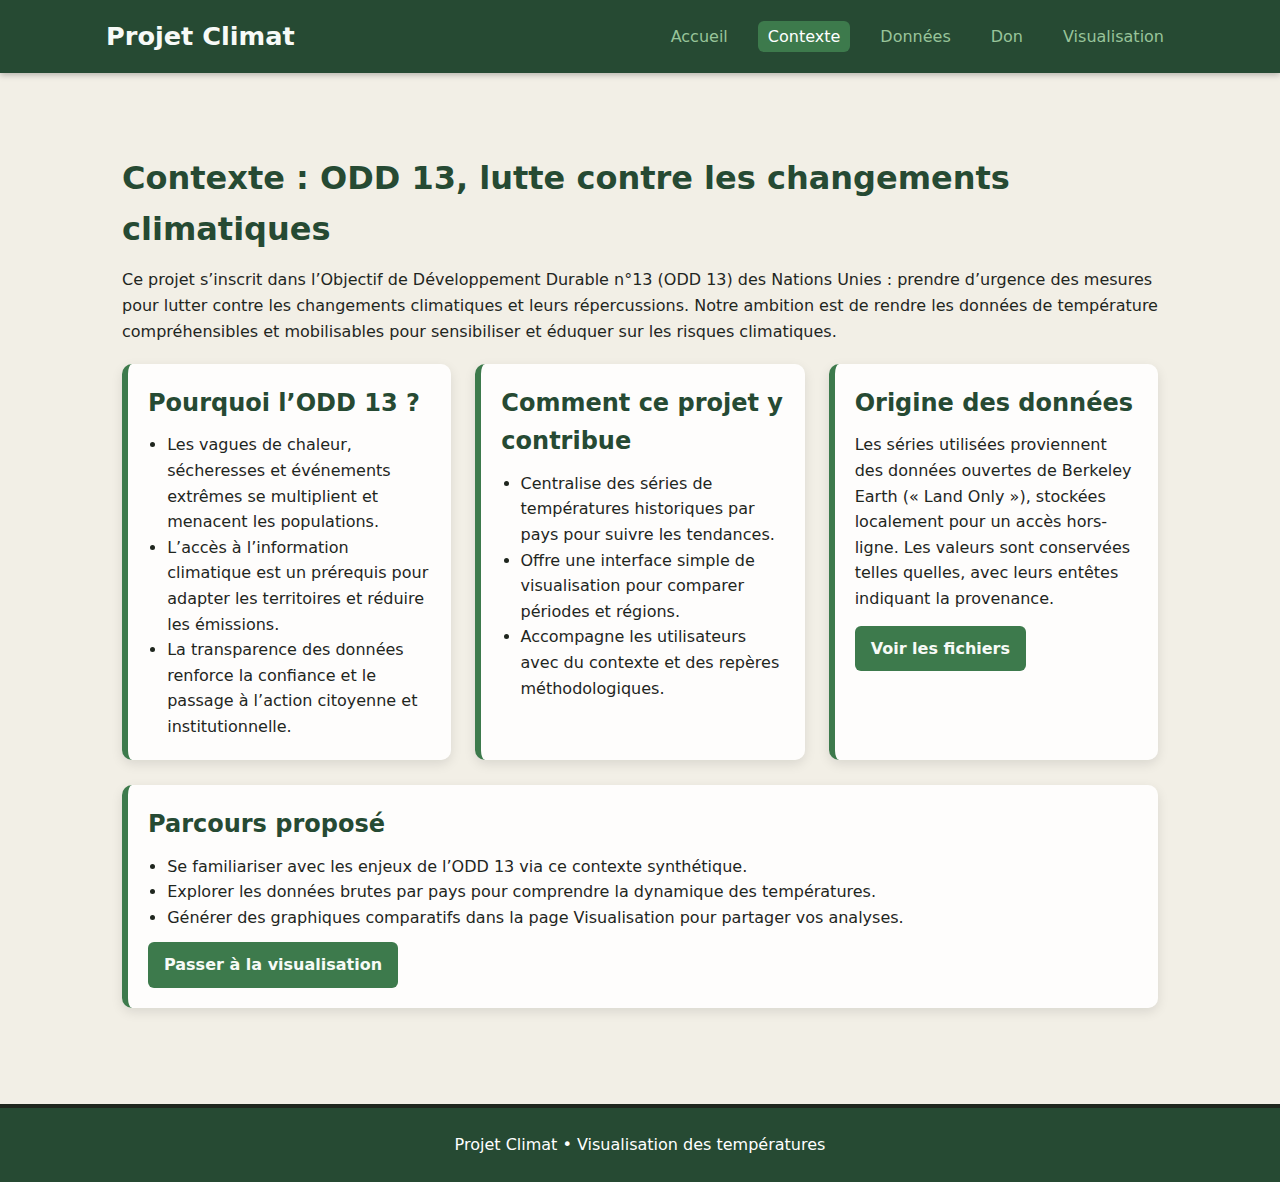
<file: main/contexte.html>
<!DOCTYPE html>
<html lang="fr">
<head>
  <meta charset="UTF-8">
  <meta name="viewport" content="width=device-width, initial-scale=1">
  <title>Contexte et ODD 13</title>
  <link rel="stylesheet" href="./style.css">
</head>

<body>
<header>
  <div class="navbar">
    <div class="navbar-title">Projet Climat</div>
    <nav>
      <ul>
        <li><a href="./../index.html">Accueil</a></li>
        <li><a href="./contexte.html" class="active">Contexte</a></li>
        <li><a href="./donnees.html">Données</a></li>
        <li><a href="./don.html">Don</a></li>
        <li><a href="./visualisation.html">Visualisation</a></li>
      </ul>
    </nav>
  </div>
</header>

<main class="page">
  <section class="intro">
    <h1>Contexte : ODD 13, lutte contre les changements climatiques</h1>
    <p>
      Ce projet s’inscrit dans l’Objectif de Développement Durable n°13 (ODD 13) des Nations Unies :
      prendre d’urgence des mesures pour lutter contre les changements climatiques et leurs répercussions.
      Notre ambition est de rendre les données de température compréhensibles et mobilisables
      pour sensibiliser et éduquer sur les risques climatiques.
    </p>
  </section>

  <section class="features">
    <div class="feature-box">
      <h2>Pourquoi l’ODD 13&nbsp;?</h2>
      <ul>
        <li>Les vagues de chaleur, sécheresses et événements extrêmes se multiplient et menacent les populations.</li>
        <li>L’accès à l’information climatique est un prérequis pour adapter les territoires et réduire les émissions.</li>
        <li>La transparence des données renforce la confiance et le passage à l’action citoyenne et institutionnelle.</li>
      </ul>
    </div>

    <div class="feature-box">
      <h2>Comment ce projet y contribue</h2>
      <ul>
        <li>Centralise des séries de températures historiques par pays pour suivre les tendances.</li>
        <li>Offre une interface simple de visualisation pour comparer périodes et régions.</li>
        <li>Accompagne les utilisateurs avec du contexte et des repères méthodologiques.</li>
      </ul>
    </div>

    <div class="feature-box">
      <h2>Origine des données</h2>
      <p>
        Les séries utilisées proviennent des données ouvertes de Berkeley Earth (« Land Only »),
        stockées localement pour un accès hors-ligne. Les valeurs sont conservées telles quelles, avec leurs entêtes
        indiquant la provenance.
      </p>
      <a class="btn" href="./donnees.html">Voir les fichiers</a>
    </div>
  </section>

<br>

  <section class="feature-box">
    <h2>Parcours proposé</h2>
    <ul>
      <li>Se familiariser avec les enjeux de l’ODD 13 via ce contexte synthétique.</li>
      <li>Explorer les données brutes par pays pour comprendre la dynamique des températures.</li>
      <li>Générer des graphiques comparatifs dans la page Visualisation pour partager vos analyses.</li>
    </ul>
    <div style="margin-top: 12px;">
      <a class="btn" href="./visualisation.html">Passer à la visualisation</a>
    </div>
  </section>
</main>
<footer>
  Projet Climat • Visualisation des températures
</footer>
</body>
</html>
</file>
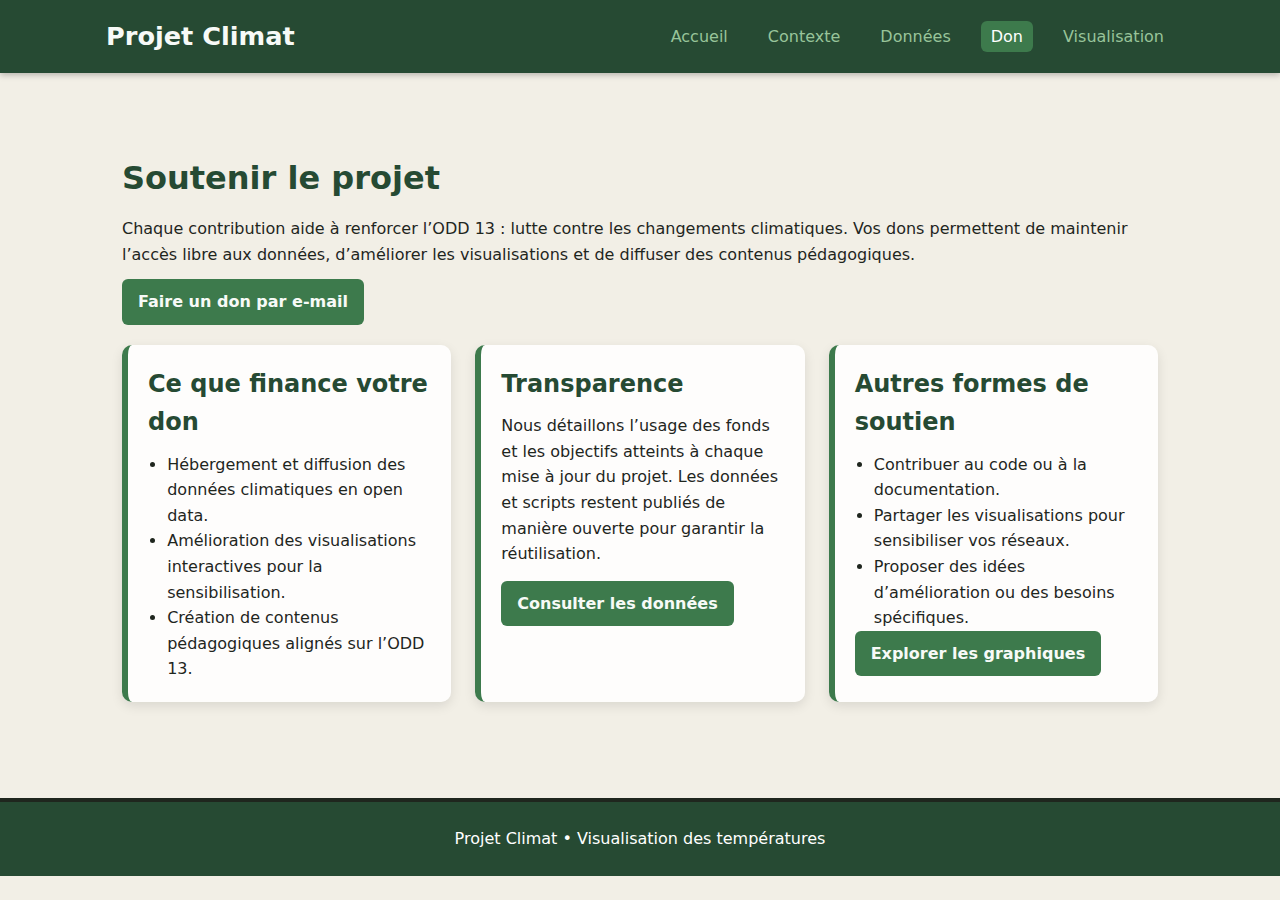
<file: main/don.html>
<!DOCTYPE html>
<html lang="fr">
<head>
  <meta charset="UTF-8">
  <meta name="viewport" content="width=device-width, initial-scale=1">
  <title>Faire un don</title>
  <link rel="stylesheet" href="./style.css">
</head>

<body>
<header>
  <div class="navbar">
    <div class="navbar-title">Projet Climat</div>
    <nav>
      <ul>
        <li><a href="./../index.html">Accueil</a></li>
        <li><a href="./contexte.html">Contexte</a></li>
        <li><a href="./donnees.html">Données</a></li>
        <li><a href="./don.html" class="active">Don</a></li>
        <li><a href="./visualisation.html">Visualisation</a></li>
      </ul>
    </nav>
  </div>
</header>

<main class="page">
  <section class="intro">
    <h1>Soutenir le projet</h1>
    <p>
      Chaque contribution aide à renforcer l’ODD 13 : lutte contre les changements climatiques.
      Vos dons permettent de maintenir l’accès libre aux données, d’améliorer les visualisations
      et de diffuser des contenus pédagogiques.
    </p>
    <a class="btn" href="mailto:contact@projetclimat.com?subject=Don%20Projet%20Climat">Faire un don par e-mail</a>
  </section>

  <section class="features">
    <div class="feature-box">
      <h2>Ce que finance votre don</h2>
      <ul>
        <li>Hébergement et diffusion des données climatiques en open data.</li>
        <li>Amélioration des visualisations interactives pour la sensibilisation.</li>
        <li>Création de contenus pédagogiques alignés sur l’ODD 13.</li>
      </ul>
    </div>

    <div class="feature-box">
      <h2>Transparence</h2>
      <p>
        Nous détaillons l’usage des fonds et les objectifs atteints à chaque mise à jour du projet.
        Les données et scripts restent publiés de manière ouverte pour garantir la réutilisation.
      </p>
      <a class="btn" href="./donnees.html">Consulter les données</a>
    </div>

    <div class="feature-box">
      <h2>Autres formes de soutien</h2>
      <ul>
        <li>Contribuer au code ou à la documentation.</li>
        <li>Partager les visualisations pour sensibiliser vos réseaux.</li>
        <li>Proposer des idées d’amélioration ou des besoins spécifiques.</li>
      </ul>
      <a class="btn" href="./visualisation.html">Explorer les graphiques</a>
    </div>
  </section>
</main>
<footer>
  Projet Climat • Visualisation des températures
</footer>

</body>
</html>
</file>
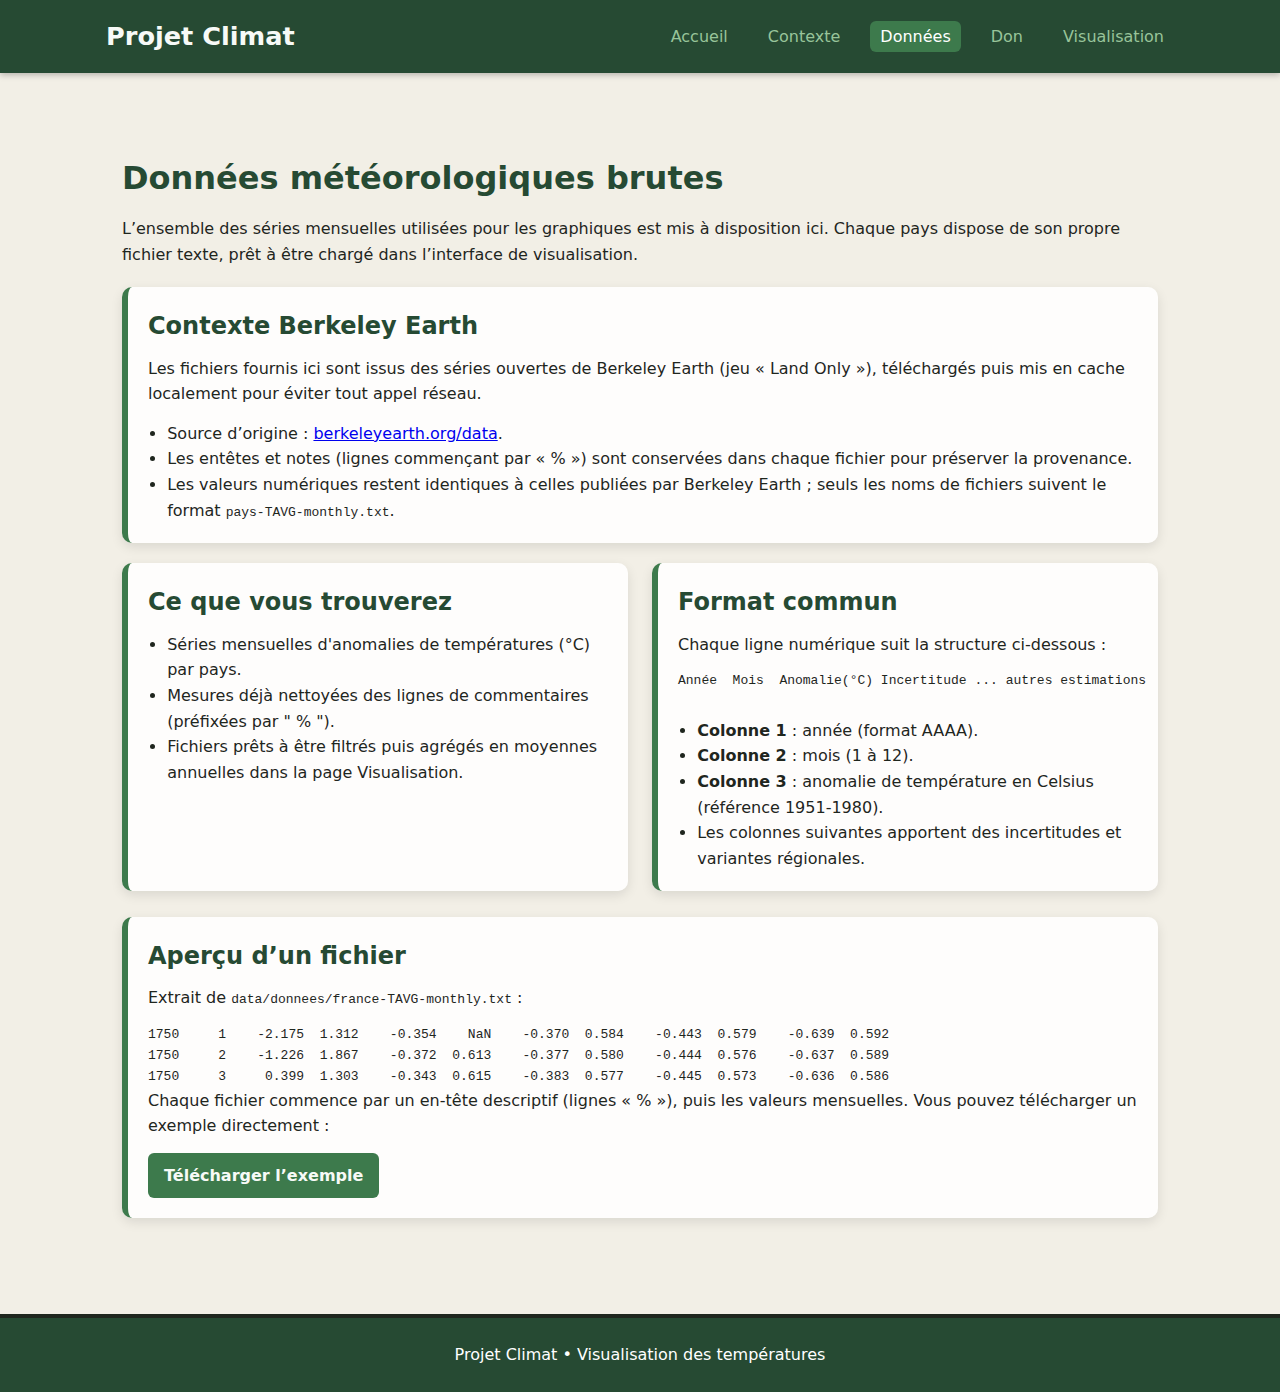
<file: main/donnees.html>
<!DOCTYPE html>
<html lang="fr">
<head>
  <meta charset="UTF-8">
  <meta name="viewport" content="width=device-width, initial-scale=1">
  <title>Données météorologiques</title>
  <link rel="stylesheet" href="./style.css">
</head>

<body>
<header>
  <div class="navbar">
    <div class="navbar-title">Projet Climat</div>
    <nav>
      <ul>
        <li><a href="./../index.html">Accueil</a></li>
        <li><a href="./contexte.html">Contexte</a></li>
        <li><a href="./donnees.html" class="active">Données</a></li>
        <li><a href="./don.html">Don</a></li>
        <li><a href="./visualisation.html">Visualisation</a></li>
      </ul>
    </nav>
  </div>
</header>

<main class="page">
  <section class="intro">
    <h1>Données météorologiques brutes</h1>
    <p>
      L’ensemble des séries mensuelles utilisées pour les graphiques est mis à disposition ici.
      Chaque pays dispose de son propre fichier texte, prêt à être chargé dans l’interface de visualisation.
    </p>
  </section>

<section class="features">
  <div class="feature-box">
    <h2>Contexte Berkeley Earth</h2>
    <p>
      Les fichiers fournis ici sont issus des séries ouvertes de Berkeley Earth (jeu « Land Only »),
      téléchargés puis mis en cache localement pour éviter tout appel réseau.
    </p>
    <ul>
      <li>Source d’origine : <a href="https://berkeleyearth.org/data/">berkeleyearth.org/data</a>.</li>
      <li>Les entêtes et notes (lignes commençant par « % ») sont conservées dans chaque fichier pour préserver la provenance.</li>
      <li>Les valeurs numériques restent identiques à celles publiées par Berkeley Earth ; seuls les noms de fichiers suivent le format <code>pays-TAVG-monthly.txt</code>.</li>
    </ul>
  </div>
</section>

<section class="features">
    <div class="feature-box">
      <h2>Ce que vous trouverez</h2>
      <ul>
        <li> Séries mensuelles d'anomalies de températures (°C) par pays.</li>
        <li> Mesures déjà nettoyées des lignes de commentaires (préfixées par " % ").</li>
        <li> Fichiers prêts à être filtrés puis agrégés en moyennes annuelles dans la page Visualisation.</li>
      </ul>
    </div>

    <div class="feature-box">
      <h2>Format commun</h2>
      <p>Chaque ligne numérique suit la structure ci-dessous&nbsp;:</p>
<pre>
Année  Mois  Anomalie(°C) Incertitude ... autres estimations
</pre>
<br>
      <ul>
        <li><strong>Colonne 1</strong> : année (format AAAA).</li>
        <li><strong>Colonne 2</strong> : mois (1 à 12).</li>
        <li><strong>Colonne 3</strong> : anomalie de température en Celsius (référence 1951-1980).</li>
        <li>Les colonnes suivantes apportent des incertitudes et variantes régionales.</li>
      </ul>
    </div>
  </section>

<br>

  <section class="feature-box">
    <h2>Aperçu d’un fichier</h2>
    <p>Extrait de <code>data/donnees/france-TAVG-monthly.txt</code> :</p>
<pre>
1750     1    -2.175  1.312    -0.354    NaN    -0.370  0.584    -0.443  0.579    -0.639  0.592
1750     2    -1.226  1.867    -0.372  0.613    -0.377  0.580    -0.444  0.576    -0.637  0.589
1750     3     0.399  1.303    -0.343  0.615    -0.383  0.577    -0.445  0.573    -0.636  0.586
</pre>
    <p>
      Chaque fichier commence par un en-tête descriptif (lignes « % »), puis les valeurs mensuelles.
      Vous pouvez télécharger un exemple directement :
    </p>
    <a class="btn" href="../data/donnees/france-TAVG-monthly.txt" download>Télécharger l’exemple</a>
  </section>
</main>
<footer>
  Projet Climat • Visualisation des températures
</footer>

</body>
</html>
</file>
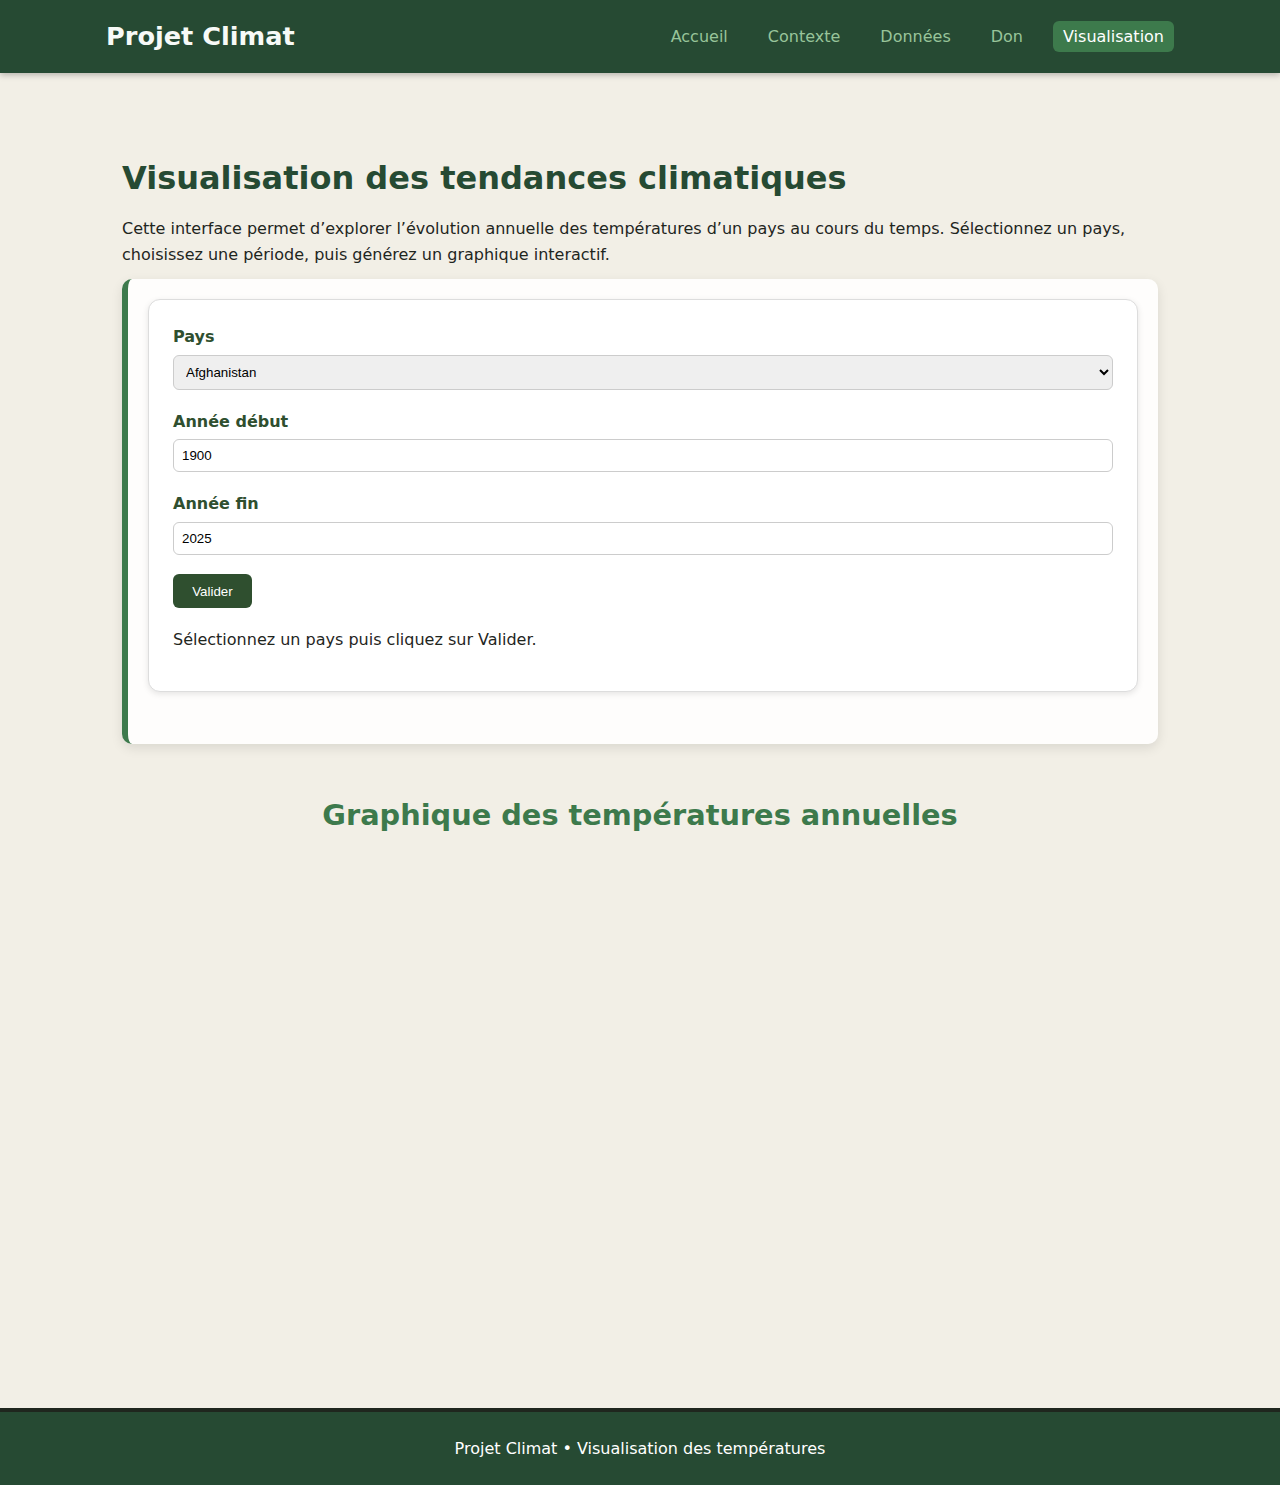
<file: main/visualisation.html>
<!DOCTYPE html>
<html lang="fr">
<head>
  <meta charset="UTF-8" />
  <meta name="viewport" content="width=device-width, initial-scale=1" />
  <title>Visualisation des tendances climatiques</title>
  <link rel="stylesheet" href="./style.css" />
</head>

<body>

<header>
  <div class="navbar">
    <div class="navbar-title">Projet Climat</div>
    <nav>
      <ul>
        <li><a href="./index.html">Accueil</a></li>
        <li><a href="./contexte.html">Contexte</a></li>
        <li><a href="./donnees.html">Données</a></li>
        <li><a href="./don.html">Don</a></li>
        <li><a href="./visualisation.html" class="active">Visualisation</a></li>
      </ul>
    </nav>
  </div>
</header>

<main class="page professional-layout">

  <section class="intro">
    <h1>Visualisation des tendances climatiques</h1>
    <p>
      Cette interface permet d’explorer l’évolution annuelle des températures d’un pays au cours du temps. 
      Sélectionnez un pays, choisissez une période, puis générez un graphique interactif.
    </p>
  </section>

<section class="feature-box">

  <section class="controls">
    <div class="form-group">
      <label for="country">Pays</label>
      <select id="country">
        <option value="0">Afghanistan</option>
        <option value="1">Albania</option>
        <option value="2">Algeria</option>
        <option value="3">Andorra</option>
        <option value="4">Angola</option>
        <option value="5">Antarctica</option>
        <option value="6">Antigua And Barbuda</option>
        <option value="7">Argentina</option>
        <option value="8">Armenia</option>
        <option value="9">Australia</option>
        <option value="10">Austria</option>
        <option value="11">Azerbaijan</option>
        <option value="12">Bahrain</option>
        <option value="13">Bangladesh</option>
        <option value="14">Barbados</option>
        <option value="15">Belarus</option>
        <option value="16">Belgium</option>
        <option value="17">Belize</option>
        <option value="18">Benin</option>
        <option value="19">Bhutan</option>
        <option value="20">Bolivia</option>
        <option value="21">Bosnia And Herzegovina</option>
        <option value="22">Botswana</option>
        <option value="23">Brazil</option>
        <option value="24">Brunei</option>
        <option value="25">Bulgaria</option>
        <option value="26">Burkina Faso</option>
        <option value="27">Burundi</option>
        <option value="28">Cabo Verde</option>
        <option value="29">Cambodia</option>
        <option value="30">Cameroon</option>
        <option value="31">Canada</option>
        <option value="32">Central African Republic</option>
        <option value="33">Chad</option>
        <option value="34">Chile</option>
        <option value="35">China</option>
        <option value="36">Colombia</option>
        <option value="37">Comoros</option>
        <option value="38">Contiguous United States</option>
        <option value="39">Costa Rica</option>
        <option value="40">Croatia</option>
        <option value="41">Cuba</option>
        <option value="42">Cyprus</option>
        <option value="43">Cyprus No Mans Area</option>
        <option value="44">Czechia</option>
        <option value="45">Democratic Republic Of The Congo</option>
        <option value="46">Denmark</option>
        <option value="47">Djibouti</option>
        <option value="48">Dominica</option>
        <option value="49">Dominican Republic</option>
        <option value="50">East Timor</option>
        <option value="51">Ecuador</option>
        <option value="52">Egypt</option>
        <option value="53">El Salvador</option>
        <option value="54">Equatorial Guinea</option>
        <option value="55">Eritrea</option>
        <option value="56">Estonia</option>
        <option value="57">Eswatini</option>
        <option value="58">Ethiopia</option>
        <option value="59">Federated States Of Micronesia</option>
        <option value="60">Fiji</option>
        <option value="61">Finland</option>
        <option value="62">France</option>
        <option value="63">France Europe </option>
        <option value="64">Gabon</option>
        <option value="65">Gambia</option>
        <option value="66">Georgia</option>
        <option value="67">Germany</option>
        <option value="68">Ghana</option>
        <option value="69">Greece</option>
        <option value="70">Grenada</option>
        <option value="71">Guatemala</option>
        <option value="72">Guinea</option>
        <option value="73">Guinea Bissau</option>
        <option value="74">Guyana</option>
        <option value="75">Haiti</option>
        <option value="76">Honduras</option>
        <option value="77">Hungary</option>
        <option value="78">Iceland</option>
        <option value="79">India</option>
        <option value="80">Indonesia</option>
        <option value="81">Iran</option>
        <option value="82">Iraq</option>
        <option value="83">Ireland</option>
        <option value="84">Israel</option>
        <option value="85">Italy</option>
        <option value="86">Ivory Coast</option>
        <option value="87">Jamaica</option>
        <option value="88">Japan</option>
        <option value="89">Jordan</option>
        <option value="90">Kashmir</option>
        <option value="91">Kazakhstan</option>
        <option value="92">Kenya</option>
        <option value="93">Kiribati</option>
        <option value="94">Kosovo</option>
        <option value="95">Kuwait</option>
        <option value="96">Kyrgyzstan</option>
        <option value="97">Laos</option>
        <option value="98">Latvia</option>
        <option value="99">Lebanon</option>
        <option value="100">Lesotho</option>
        <option value="101">Liberia</option>
        <option value="102">Libya</option>
        <option value="103">Liechtenstein</option>
        <option value="104">Lithuania</option>
        <option value="105">Luxembourg</option>
        <option value="106">Macedonia</option>
        <option value="107">Madagascar</option>
        <option value="108">Malawi</option>
        <option value="109">Malaysia</option>
        <option value="110">Mali</option>
        <option value="111">Malta</option>
        <option value="112">Mauritania</option>
        <option value="113">Mauritius</option>
        <option value="114">Mexico</option>
        <option value="115">Moldova</option>
        <option value="116">Monaco</option>
        <option value="117">Mongolia</option>
        <option value="118">Montenegro</option>
        <option value="119">Morocco</option>
        <option value="120">Mozambique</option>
        <option value="121">Myanmar</option>
        <option value="122">Namibia</option>
        <option value="123">Nepal</option>
        <option value="124">Netherlands</option>
        <option value="125">Netherlands Europe </option>
        <option value="126">New Zealand</option>
        <option value="127">Nicaragua</option>
        <option value="128">Niger</option>
        <option value="129">Nigeria</option>
        <option value="130">North Korea</option>
        <option value="131">Northern Cyprus</option>
        <option value="132">Norway</option>
        <option value="133">Oman</option>
        <option value="134">Pakistan</option>
        <option value="135">Palau</option>
        <option value="136">Panama</option>
        <option value="137">Papua New Guinea</option>
        <option value="138">Paraguay</option>
        <option value="139">Peru</option>
        <option value="140">Philippines</option>
        <option value="141">Poland</option>
        <option value="142">Portugal</option>
        <option value="143">Qatar</option>
        <option value="144">Republic Of Serbia</option>
        <option value="145">Republic Of The Congo</option>
        <option value="146">Romania</option>
        <option value="147">Russia</option>
        <option value="148">Rwanda</option>
        <option value="149">Saint Kitts And Nevis</option>
        <option value="150">Saint Lucia</option>
        <option value="151">Saint Vincent And The Grenadines</option>
        <option value="152">Samoa</option>
        <option value="153">San Marino</option>
        <option value="154">Saudi Arabia</option>
        <option value="155">Senegal</option>
        <option value="156">Seychelles</option>
        <option value="157">Sierra Leone</option>
        <option value="158">Singapore</option>
        <option value="159">Slovakia</option>
        <option value="160">Slovenia</option>
        <option value="161">Solomon Islands</option>
        <option value="162">Somalia</option>
        <option value="163">Somaliland</option>
        <option value="164">South Africa</option>
        <option value="165">South Korea</option>
        <option value="166">South Sudan</option>
        <option value="167">Spain</option>
        <option value="168">Sri Lanka</option>
        <option value="169">Sudan</option>
        <option value="170">Suriname</option>
        <option value="171">Sweden</option>
        <option value="172">Switzerland</option>
        <option value="173">Syria</option>
        <option value="174">Taiwan</option>
        <option value="175">Tajikistan</option>
        <option value="176">Thailand</option>
        <option value="177">The Bahamas</option>
        <option value="178">Togo</option>
        <option value="179">Tonga</option>
        <option value="180">Trinidad And Tobago</option>
        <option value="181">Tunisia</option>
        <option value="182">Turkey</option>
        <option value="183">Turkmenistan</option>
        <option value="184">Uganda</option>
        <option value="185">Ukraine</option>
        <option value="186">United Arab Emirates</option>
        <option value="187">United Kingdom</option>
        <option value="188">United Kingdom Europe </option>
        <option value="189">United Republic Of Tanzania</option>
        <option value="190">United States Of America</option>
        <option value="191">Uruguay</option>
        <option value="192">Uzbekistan</option>
        <option value="193">Vanuatu</option>
        <option value="194">Venezuela</option>
        <option value="195">Vietnam</option>
        <option value="196">Western Sahara</option>
        <option value="197">Yemen</option>
        <option value="198">Zambia</option>
        <option value="199">Zimbabwe</option>
      </select>
    </div>

    
    <div class="form-row">
      <div class="form-group">
        <label for="start">Année début</label>
        <input id="start" type="number" value="1900" />
      </div>
      

      <div class="form-group">
        <label for="end">Année fin</label>
        <input id="end" type="number" value="2025" />
      </div>

      <button id="go" class="btn-primary">Valider</button>
    </div>

    <p id="status" class="status-text">
      Sélectionnez un pays puis cliquez sur Valider.
    </p>
  </section>
</section>

  <section class="chart-section">
    <h2>Graphique des températures annuelles</h2>
    <svg id="chart" width="900" height="450"></svg>
  </section>
  
</main>

<footer>
  Projet Climat • Visualisation des températures
</footer>

<script src="https://d3js.org/d3.v7.min.js"></script>
<script src="./../script.js"></script>

</body>
</html>
</file>
<file: main/style.css>
:root {
  --green-dark: #264a33;
  --green: #3d7a4c;
  --green-light: #98c49a;
  --beige: #f2efe6;
  --text-dark: #1f261e;
  --text-light: #f7faf7;
}

/* Base */
* {
  margin: 0;
  padding: 0;
  box-sizing: border-box;
}

body {
  font-family: system-ui, sans-serif;
  background: var(--beige);
  color: var(--text-dark);
  line-height: 1.6;
}

/* Header + nav */
header {
  background: var(--green-dark);
  color: var(--text-light);
  padding: 16px 0;
  box-shadow: 0 2px 6px rgba(0, 0, 0, 0.25);
}

.navbar {
  max-width: 1100px;
  margin: 0 auto;
  padding: 0 16px;
  display: flex;
  justify-content: space-between;
  align-items: center;
}

.navbar-title {
  font-size: 1.6rem;
  font-weight: 600;
}

nav ul {
  list-style: none;
  display: flex;
  gap: 20px;
}

nav a {
  color: var(--green-light);
  text-decoration: none;
  font-size: 1rem;
  padding: 6px 10px;
  border-radius: 6px;
  transition: background 0.2s;
}

nav a:hover,
nav a.active {
  background: var(--green);
  color: #fff;
}

/* Layout */
.page {
  max-width: 1100px;
  margin: 3rem auto;
  padding: 2rem;
}

.home-container {
  max-width: 1100px;
  margin: 40px auto;
  padding: 0 16px;
}

/* Typo */
h1 {
  font-size: 2rem;
  margin: 0 0 12px;
  color: var(--green-dark);
}

h2 {
  margin: 20px 0 8px;
  color: var(--green);
}

p {
  margin: 0 0 12px;
}

/* Home */
.hero {
  text-align: center;
  margin-bottom: 40px;
}

.hero h1 {
  font-size: 2.4rem;
  margin-bottom: 10px;
}

.hero p {
  font-size: 1.2rem;
  max-width: 900px;
  margin: 0 auto;
}

.features {
  display: grid;
  grid-template-columns: repeat(auto-fit, minmax(280px, 1fr));
  gap: 24px;
  margin-top: 20px;
}

.feature-box {
  background: #ffffffdd;
  padding: 20px;
  border-radius: 10px;
  border-left: 6px solid var(--green);
  box-shadow: 0 4px 12px rgba(0, 0, 0, 0.1);
  transition: transform 0.2s, box-shadow 0.2s;
}

.feature-box:hover {
  transform: translateY(-6px);
  box-shadow: 0 6px 20px rgba(0, 0, 0, 0.15);
}

.feature-box h2 {
  color: var(--green-dark);
  margin: 0 0 10px;
}

.feature-box p {
  margin: 0 0 14px;
}

.feature-box ul {
  padding-left: 1.2rem;
}

/* Buttons */
.btn {
  display: inline-block;
  padding: 10px 16px;
  background: var(--green);
  color: var(--text-light);
  font-weight: 700;
  border-radius: 6px;
  text-decoration: none;
  transition: background 0.2s;
}

.btn:hover {
  background: var(--green-dark);
}

.btn-primary {
  background: #2f4f2f;
  color: #fff;
  padding: 0.6rem 1.2rem;
  border-radius: 6px;
  border: 0;
  cursor: pointer;
  transition: opacity 0.2s;
}

.btn-primary:hover {
  opacity: 0.85;
}

/* Visualisation form */
.controls {
  background: #fff;
  padding: 1.5rem;
  border-radius: 12px;
  border: 1px solid #ddd;
  box-shadow: 0 2px 6px rgba(0, 0, 0, 0.1);
  margin-bottom: 2rem;
}

.controls label {
  font-weight: 700;
  color: #2f4f2f;
}

.form-group,
.form-row {
  margin-bottom: 1.2rem;
}

input,
select {
  width: 100%;
  margin-top: 0.3rem;
  padding: 0.5rem;
  border: 1px solid #ccc;
  border-radius: 6px;
}

/* Chart */
.chart-section {
  margin-top: 3rem;
}

.chart-section h2 {
  font-size: 1.8rem;
  margin-bottom: 1rem;
  text-align: center;
}

/* Footer */
footer {
  margin-top: 4rem;
  text-align: center;
  padding: 1.5rem;
  background: var(--green-dark);
  color: #fff;
  border-top: 4px solid var(--text-dark);
}
</file>
